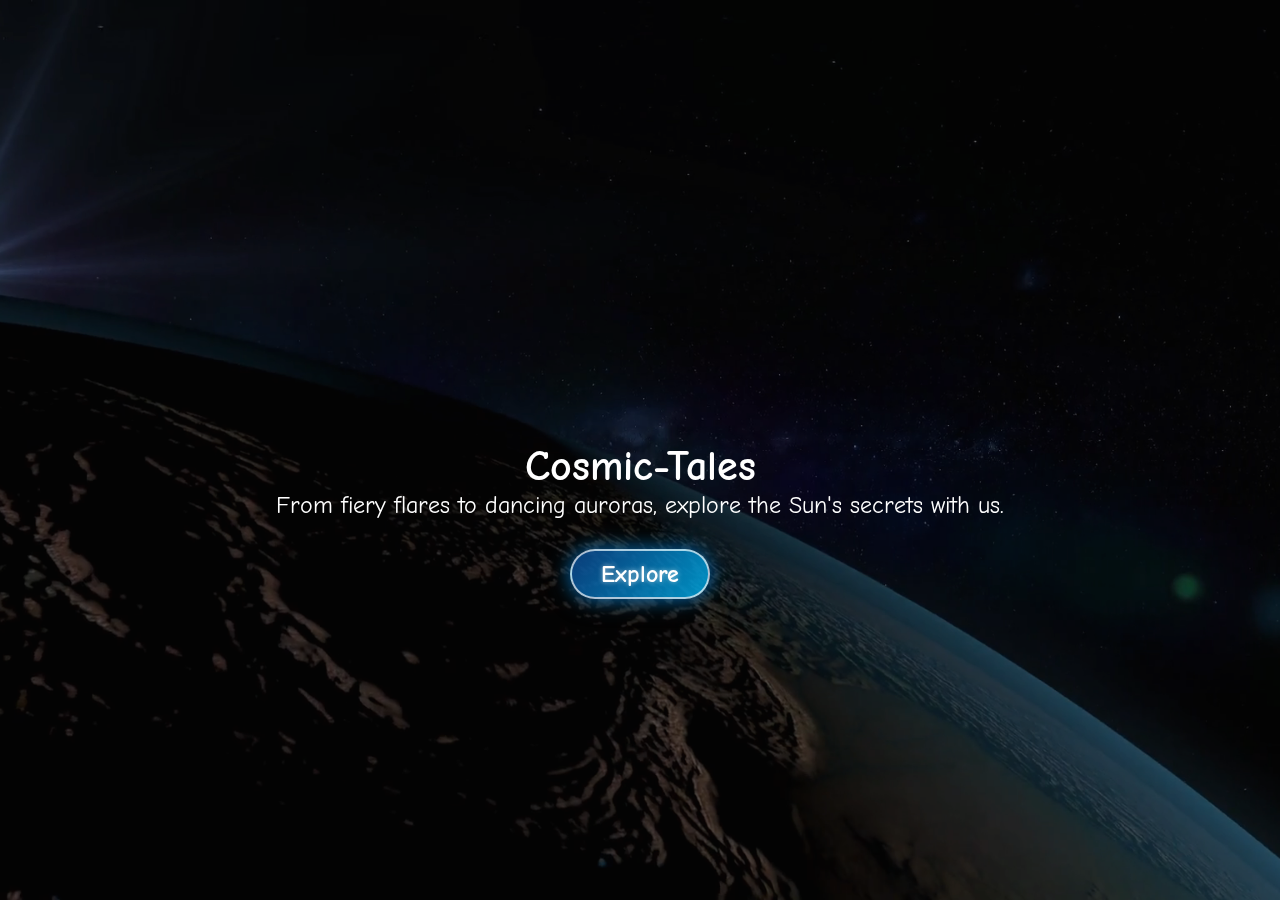
<file: index.html>
<!DOCTYPE html>
<html lang="en">
<head>
    <meta charset="UTF-8">
    <meta name="viewport" content="width=device-width, initial-scale=1.0">
    <title>Cosmic-Tales</title>
    <link rel="stylesheet" href="index.css">
    <link rel="stylesheet" href="https://cdnjs.cloudflare.com/ajax/libs/font-awesome/6.6.0/css/all.min.css">
    <link href="https://fonts.googleapis.com/css2?family=Comic+Neue:wght@400;700&display=swap" rel="stylesheet">
</head>
<body>
    <!-- Team logo -->
    <div class="team-header">
        <img src="Elements/Team_logo.jpg" alt="Team_logo">
    </div>

    <!-- Solar Animation Background -->
    <div class="solar-animation-container">
        <video autoplay muted loop class="bgVideo" id="bgVideo" type="video/mp4"></video>
    </div>

    <!-- Cover text and CTA -->
    <div class="cover">
        <div class="title">
            <h2>Cosmic-Tales</h2>
            <p>From fiery flares to dancing auroras, explore the Sun's secrets with us.</p>
        </div>
        <button class="CTA" id="ctaButton">Explore</button>
    </div>

    <script>
        // 🎥 List of available background videos with corresponding button version
        const videos = [
            { src: "Elements/V1.mp4", btnClass: "v1" },
            { src: "Elements/V2.mp4", btnClass: "v2" },
            { src: "Elements/V3.mp4", btnClass: "v3" },
            { src: "Elements/V4.mp4", btnClass: "v4" },
            { src: "Elements/V5.mp4", btnClass: "v5" }
        ];

        // 🎲 Randomly select one video
        const randomVideo = videos[Math.floor(Math.random() * videos.length)];
        const videoElement = document.getElementById("bgVideo");
        videoElement.src = randomVideo.src;

        // ✨ Fade-in animation for smooth transition
        videoElement.style.opacity = 0;
        videoElement.addEventListener('loadeddata', () => {
            setTimeout(() => {
                videoElement.style.transition = "opacity 1.5s ease";
                videoElement.style.opacity = 0.7;
            }, 300);
        });

        // 🪐 CTA button
        const CTA = document.getElementById('ctaButton');
        // Remove any previous version classes and add the one matching the video
        CTA.classList.remove('v1','v2','v3','v4','v5');
        CTA.classList.add(randomVideo.btnClass);

        function animateHome() {
            CTA.style.visibility = 'visible';
            setTimeout(() => {
                CTA.style.width = '140px';
            }, 10);
        }

        // 🚀 Navigate to next page
        CTA.addEventListener('click', () => {
            window.location.href = "phenomena.html"; 
        });

        // Run animation
        animateHome();
    </script>
</body>
</html>
</file>
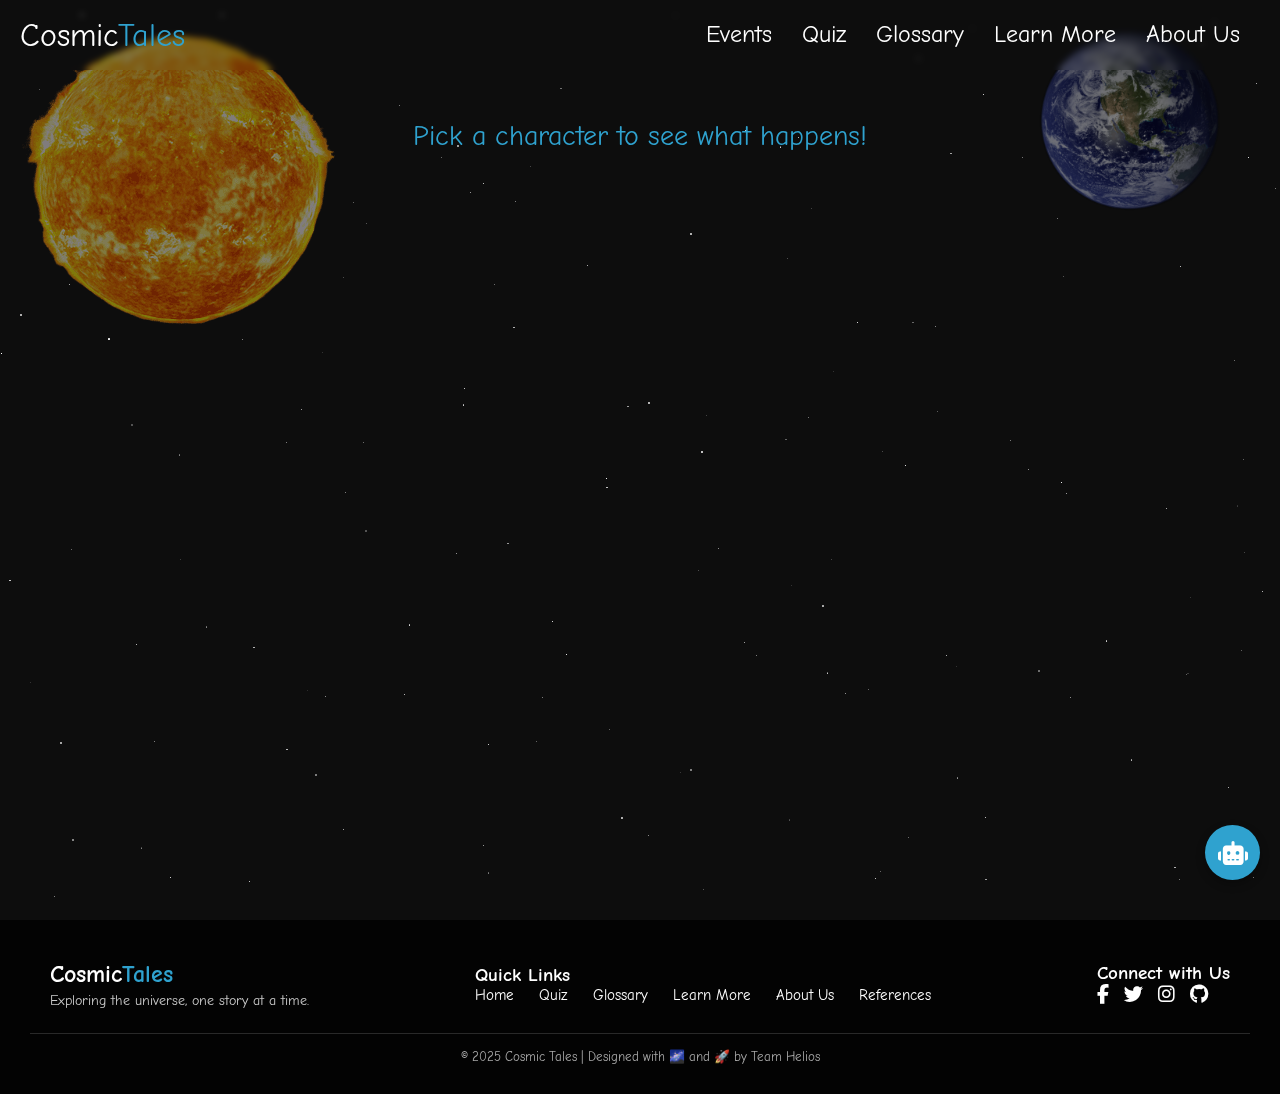
<file: characters.html>
<!DOCTYPE html>
<html lang="en">

<head>
  <meta charset="UTF-8" />
  <meta name="viewport" content="width=device-width, initial-scale=1.0" />
  <title>Cosmic-Tales</title>
  <link rel="stylesheet" href="index.css" />
  <link rel="stylesheet" href="phenomena.css" />
  <link rel="stylesheet" href="characters.css" />
  <link rel="stylesheet" href="https://cdnjs.cloudflare.com/ajax/libs/font-awesome/6.5.0/css/all.min.css" />
  <link href="https://fonts.googleapis.com/css2?family=Comic+Neue:wght@400;700&display=swap" rel="stylesheet" />
</head>

<body>
  <!-- loader -->
  <div class="loader"></div>
  <!-- upScroller -->
  <div class="upScroller"><i class="fa-solid fa-arrow-up"></i></div>
  <!-- Clicking the CTA button -->
  <div class="homeContainer section">
    <img src="Elements/sun.png" alt="sun" class="sunImg" />
    <img src="Elements/earth.png" alt="earth" class="earthImg" />
    <nav class="navbar">
      <div class="navbarContent">
        <div class="logo">Cosmic<span>Tales</span></div>
        <ul>
          <li class="events">Events</li>
          <li class="quiz">Quiz</li>
          <li class="glossary">Glossary</li>
          <li class="learnMore">Learn More</li>
          <li class="aboutUs">About Us</li>
          <li class="menuBtn"><i class="fa-solid fa-bars"></i></li>
        </ul>
      </div>
    </nav>
    <div class="sidebar">
      <ul>
        <li class="events">
          <span><i class="fa-solid fa-sun"></i></span> <span>Events</span>
        </li>
        <li class="quiz">
          <span><i class="fa-solid fa-question-circle"></i></span>
          <span>Quiz</span>
        </li>
        <li class="glossary">
          <span><i class="fa-solid fa-book"></i></span> <span>Glossary</span>
        </li>
        <li class="learnMore">
          <span><i class="fa-solid fa-lightbulb"></i></span>
          <span>Learn More</span>
        </li>
        <li class="aboutUs">
          <span><i class="fa-solid fa-users"></i></span> <span>About Us</span>
        </li>
      </ul>
    </div>
    <div class="characterContainer cont">
      <div class="solarFlareDetail c1 p">
        <h2>Solar Flares</h2>
        <p><strong>Definition:</strong> A solar flare is a sudden, intense burst of radiation from the Sun's atmosphere,
          releasing enormous energy across the electromagnetic spectrum.</p>

        <span>Key Features:</span>
        <ul>
          <li>Duration: Few minutes to several hours</li>
          <li>Energy: Equivalent to millions of hydrogen bombs</li>
          <li>Location: Near sunspots or regions with complex magnetic fields</li>
        </ul>

        <span>Causes:</span>
        <p>Solar flares occur due to magnetic field line reconnection in the Sun's atmosphere, releasing massive energy
          and accelerating charged particles.</p>

        <span>Effects on Earth:</span>
        <ul>
          <li>Auroras: Spectacular polar light displays</li>
          <li>Radio Communication Disruption</li>
          <li>Satellite and GPS interference</li>
          <li>Potential impacts on power grids</li>
        </ul>

        <span>Classification:</span>
        <ul>
          <li>A-class: Minor flares</li>
          <li>B-class: Small flares</li>
          <li>C-class: Moderate flares</li>
          <li>M-class: Medium flares, can cause radio blackouts</li>
          <li>X-class: Major flares causing large-scale disruptions</li>
        </ul>

        <span>Interesting Facts:</span>
        <ul>
          <li>Often occur alongside Coronal Mass Ejections (CMEs)</li>
          <li>Can accelerate particles to near-light speed</li>
          <li>Largest flare recorded: November 2003</li>
        </ul>

        <span>Observation:</span>
        <ul>
          <li>Space telescopes (e.g., NASA’s SDO) capture X-ray and UV light images</li>
          <li>Ground-based solar observatories monitor visible and H-alpha light</li>
        </ul>
      </div>

      <div class="CMEDetail c2 p">

        <h2>Coronal Mass Ejections (CMEs)</h2>
        <p><strong>Definition:</strong> A coronal mass ejection (CME) is a massive burst of solar plasma and magnetic
          field
          ejected from the Sun’s corona into space. CMEs often accompany solar flares but are distinct phenomena.</p>

        <span>Key Features:</span>
        <ul>
          <li>Speed: CMEs can travel from 250 km/s to over 3000 km/s</li>
          <li>Mass: Can carry up to 10¹² kg of solar material</li>
          <li>Size: Can span millions of kilometers in space</li>
          <li>Frequency: More frequent during solar maximum</li>
        </ul>

        <span>Causes:</span>
        <p>CMEs are caused by the sudden release of magnetic energy stored in the Sun’s corona. When magnetic field
          lines
          become unstable, they eject plasma and magnetic structures into space.</p>

        <span>Effects on Earth:</span>
        <ul>
          <li>Auroras: Enhanced polar light displays</li>
          <li>Geomagnetic storms: Can disrupt satellites, GPS, and power grids</li>
          <li>Radiation hazards: Increased radiation risk for astronauts and high-altitude flights</li>
          <li>Communication interference: High-frequency radio signals can be affected</li>
        </ul>

        <span>Classification:</span>
        <ul>
          <li>Fast CMEs: Travel over 1000 km/s, often associated with strong geomagnetic storms</li>
          <li>Slow CMEs: Travel under 500 km/s, usually less impactful on Earth</li>
        </ul>

        <span>Interesting Facts:</span>
        <ul>
          <li>CMEs can trigger spectacular auroras visible far from the poles</li>
          <li>They are the primary drivers of severe geomagnetic storms on Earth</li>
          <li>The largest CMEs can engulf entire planets</li>
        </ul>

        <span>Observation:</span>
        <ul>
          <li>Observed using space telescopes such as SOHO and STEREO</li>
          <li>Coronagraphs help track their direction, speed, and impact potential</li>
        </ul>
      </div>

      <div class="solarWindDetail c3 p">

        <h2>Solar Wind</h2>
        <p><strong>Definition:</strong> Solar wind is a continuous flow of charged particles (plasma) released from the
          Sun’s upper atmosphere, the corona, spreading throughout the solar system.</p>

        <span>Key Features:</span>
        <ul>
          <li>Composition: Primarily electrons, protons, and alpha particles</li>
          <li>Speed: Typically 400–800 km/s, but can reach higher during solar storms</li>
          <li>Density: Varies with solar activity and distance from the Sun</li>
          <li>Frequency: Continuous emission from the Sun</li>
        </ul>

        <span>Causes:</span>
        <p>Solar wind is caused by the high temperature of the Sun's corona, which gives particles enough energy to
          escape the Sun’s gravitational pull. Open magnetic field lines allow these particles to flow freely into
          space.</p>

        <span>Effects on Earth:</span>
        <ul>
          <li>Auroras: Polar lights caused by charged particles interacting with Earth's magnetosphere</li>
          <li>Geomagnetic storms: Can disrupt satellites and communication systems</li>
          <li>Satellite drag: Increased atmospheric density can affect satellite orbits</li>
          <li>Radiation hazards: High-energy particles can affect astronauts and high-altitude flights</li>
        </ul>

        <span>Classification:</span>
        <ul>
          <li>Slow solar wind: About 300–500 km/s, originates near the Sun’s equator</li>
          <li>Fast solar wind: 600–800 km/s, originates from coronal holes at the Sun’s poles</li>
        </ul>

        <span>Interesting Facts:</span>
        <ul>
          <li>First observed indirectly through its effect on comet tails</li>
          <li>Responsible for shaping the heliosphere, the Sun’s magnetic influence in space</li>
          <li>Can trigger geomagnetic storms when interacting with Earth’s magnetosphere</li>
        </ul>

        <span>Observation:</span>
        <ul>
          <li>Studied by space probes such as Parker Solar Probe and ACE (Advanced Composition Explorer)</li>
          <li>Monitored using solar wind instruments to predict space weather</li>
        </ul>

      </div>

      <div class="solarParticlesDetail c4 p">

        <h2>Solar Energetic Particles (SEPs)</h2>
        <p><strong>Definition:</strong> Solar Energetic Particles are high-energy charged particles, mainly protons,
          electrons, and heavier ions, that are ejected by the Sun during solar flares and coronal mass ejections.</p>

        <span>Key Features:</span>
        <ul>
          <li>Composition: Mostly protons, electrons, and alpha particles</li>
          <li>Energy: Can reach tens of MeV to several GeV</li>
          <li>Speed: Close to the speed of light for high-energy particles</li>
          <li>Occurrence: Often associated with solar flares and CMEs</li>
        </ul>

        <span>Causes:</span>
        <p>SEPs are produced when the Sun accelerates charged particles during magnetic reconnection in solar flares or
          through shock waves generated by CMEs traveling through the solar corona.</p>

        <span>Effects on Earth:</span>
        <ul>
          <li>Radiation hazards: Can affect astronauts and high-altitude flights</li>
          <li>Satellite damage: Can interfere with onboard electronics and sensors</li>
          <li>Communication disruption: High-frequency radio communication can be affected</li>
          <li>Magnetosphere impact: Can enhance auroras and geomagnetic activity</li>
        </ul>

        <span>Classification:</span>
        <ul>
          <li>Impulsive SEP events: Short-duration, associated with solar flares</li>
          <li>Gradual SEP events: Long-duration, associated with CMEs and shock waves</li>
        </ul>

        <span>Interesting Facts:</span>
        <ul>
          <li>SEPs can travel millions of kilometers across the solar system</li>
          <li>They can reach Earth in tens of minutes during intense events</li>
          <li>Monitoring SEPs is crucial for space weather forecasting</li>
        </ul>

        <span>Observation:</span>
        <ul>
          <li>Observed using satellites such as GOES and ACE</li>
          <li>Data helps predict radiation hazards for spacecraft and astronauts</li>
        </ul>

      </div>
      <div class="selection">
        Pick a character to see what happens!
      </div>
      <div class="characters">
        <div class="card c1 pilotPriyaContainer">
          <img src="Elements/c29.png" alt="">
          <h3>Pilot Priya</h3>
        </div>
        <div class="card c1 photographerNishitaContainer">
          <img src="Elements/c17.png" alt="">
          <h3>Photographer Nishita</h3>
        </div>
        <div class="card c1 captainMarco">
          <img src="Elements/c21.png" alt="">
          <h3>Maritime Captain Marco</h3>
        </div>
        <div class="card c1 astronautAlexContainer">
          <img src="Elements/c11.png" alt="">
          <h3>Astronaut Alex</h3>
        </div>

        <div class="card c2  farmerContainer">
          <img src="Elements/c4.jpg" alt="">
          <h3>Farmer Farah</h3>
        </div>
        <div class="card c2 elecEnggContainer">
          <img src="Elements/c7.png" alt="">
          <h3>Electrical engineer</h3>
        </div>
        <div class="card c2 astroArjunContainer">
          <img src="Elements/c25.png" alt="">
          <h3>Astronaut Arjun</h3>
        </div>
        <div class="card c2 quantumContainer">
          <img src="Elements/c5.jpg" alt="">
          <h3>Quantum Comm. Specialist</h3>
        </div>

        <div class="card c3 satelliteSamContainer">
          <img src="Elements/c26.png" alt="">
          <h3>Satellite Sam</h3>
        </div>
        <div class="card c3 astronomerAmyContainer">
          <img src="Elements/c32.jpg" alt="">
          <h3>Astronomer Amy</h3>
        </div>
        <div class="card c3 marineBiologistAishaContainer">
          <img src="Elements/c6.jpg" alt="">
          <h3>Marine Biologist Aisha</h3>
        </div>
        <div class="card c4 balloonContainer">
          <img src="Elements/c1.jpg" alt="">
          <h3>Balloon Scientist</h3>
        </div>
        <div class="card c4 spaceBotanistContainer">
          <img src="Elements/c8.jpg" alt="">
          <h3>Space Station Botanist</h3>
        </div>
        <div class="card c4 glacierContainer">
          <img src="Elements/c3.png" alt="">
          <h3>Glacier Researcher</h3>
        </div>
        <div class="card c4 astroAnikaContainer">
          <img src="Elements/c35.jpg" alt="">
          <h3>Astronaut Anika</h3>
        </div>
      </div>
    </div>
    <!-- 🌌 Footer Section -->
    <footer class="footer">
      <div class="footer-container">
        <!-- Logo / Name -->
        <div class="footer-logo">
          <h2>Cosmic<span>Tales</span></h2>
          <p>Exploring the universe, one story at a time.</p>
        </div>
        <!-- Quick Links -->
        <div class="footer-links">
          <h3>Quick Links</h3>
          <ul>
            <li><a href="#" class="home">Home</a></li>
            <li><a href="#" class="quiz">Quiz</a></li>
            <li><a href="#" class="glossary">Glossary</a></li>
            <li><a href="#" class="learnMore">Learn More</a></li>
            <li><a href="#" class="aboutUs">About Us</a></li>
            <li><a href="#" class="references">References</a></li>
          </ul>
        </div>
        <!-- Social Media -->
        <div class="footer-social">
          <h3>Connect with Us</h3>
          <div class="social-icons">
            <a href="#"><i class="fa-brands fa-facebook-f"></i></a>
            <a href="#"><i class="fa-brands fa-twitter"></i></a>
            <a href="#"><i class="fa-brands fa-instagram"></i></a>
            <a href="#"><i class="fa-brands fa-github"></i></a>
          </div>
        </div>
      </div>
      <!-- Copyright -->
      <div class="footer-bottom">
        <p>© 2025 Cosmic Tales | Designed with 🌌 and 🚀 by Team Helios</p>
      </div>
    </footer>
  </div>
  <!-- Chatbot Floating Button -->
  <a href="chatbot.html" class="chatbot-btn" title="Chatbot">
    <i class="fa-solid fa-robot"></i>
    <span class="chatbot-label">Chatbot</span>
  </a>
  <script>
    let params = new URLSearchParams(window.location.search);
    let phenomenon = params.get('phenomenon');
    const groups = {
      'solarFlare': '.c1',
      'CME': '.c2',
      'solarWind': '.c3',
      'SEP': '.c4'
    };
    const stories = {
      'astronautAlexContainer': 'astronautAlexContainer',
      'photographerNishitaContainer': 'photographerNishitaContainer',
      'captainMarco': 'captainMarco',
      'pilotPriyaContainer': 'pilotPriyaContainer',
      'quantumContainer': 'quantumContainer',
      'farmerContainer': 'farmerContainer',
      'elecEnggContainer': 'elecEnggContainer',
      'astroArjunContainer': 'astroArjunContainer',
      'balloonContainer': 'balloonContainer',
      'glacierContainer': 'glacierContainer',
      'spaceBotanistContainer': 'spaceBotanistContainer',
      'astroAnikaContainer': 'astroAnikaContainer',
      'satelliteSamContainer': 'satelliteSamContainer',
      'astronomerAmyContainer': 'astronomerAmyContainer',
      'marineBiologistAishaContainer': 'marineBiologistAishaContainer'
    }
     const bground = {
      'astronautAlexContainer': 'Elements/SolarFlare/AstronautAlex/b_space_1.jpg',
      'photographerNishitaContainer': 'Elements/SolarFlare/PhotographerNishita/bg_aurora.jpg',
      'captainMarco': 'Elements/SolarFlare/CaptainMarco/bg_ocean.jpg',
      'pilotPriyaContainer': 'Elements/SolarFlare/PilotPriya/bg_ATC.jpg',
      'quantumContainer': 'Elements/CME/QuantumCommSpecialist/bg_quantum_communication.jpg',
      'farmerContainer': 'Elements/CME/FarmerFarah/bg_farmer_2.jpg',
      'elecEnggContainer': 'Elements/CME/ElecEnggHet/bg_eletric_3.jpg',
      'astroArjunContainer': 'Elements/CME/AstronautArjun/bg_astronut_1.jpg',
      'balloonContainer': 'Elements/SEP/BalloonScientist/bg_balloon.png',
      'glacierContainer': 'Elements/SEP/GlacierResearcher/story3background.jpg',
      'spaceBotanistContainer': 'Elements/SEP/SpaceStationBotanist/bg_space_botanist.jpg',
      'astroAnikaContainer': 'Elements/SEP/AstronautAnika/bg_.jpg',
      'satelliteSamContainer': 'Elements/SEP/SpaceStationBotanist/bg_sam.jpg',
      'astronomerAmyContainer': 'Elements/SEP/SpaceStationBotanist/bg_sam.jpg',
      'marineBiologistAishaContainer': 'Elements/SEP/SpaceStationBotanist/bg_marine.jpg'
    }
    
    document.querySelectorAll('.characters .card').forEach(card => {
      card.addEventListener('click', () => {
        const storyKey = Object.keys(stories).find(key => card.classList.contains(key));
        if (storyKey) {
          // Redirect to story.html with query parameter
          window.location.href = `story.html?story=${stories[storyKey]}`;
        }
      });
    });
    document.querySelectorAll('.characterContainer .p').forEach(ph => ph.style.display = 'none');
    document.querySelectorAll('.characters .card').forEach(card => card.style.display = 'none');

    // Show only the selected group
    if (groups[phenomenon]) {
      // Show the content box
      document.querySelectorAll(`.${phenomenon}Detail`).forEach(ph => ph.style.display = 'flex');

      // Show the character cards
      document.querySelectorAll(groups[phenomenon]).forEach(card => card.style.display = 'flex');
    }

    document.querySelectorAll('.characters .card').forEach(card => {
  card.addEventListener('click', () => {
    const storyKey = Object.keys(stories).find(key => card.classList.contains(key));
    if (storyKey) {
      // add background parameter as well
      window.location.href = `story.html?story=${stories[storyKey]}&bg=${encodeURIComponent(bground[storyKey])}`;
    }
  });
});
  </script>
  <script src="phenomena.js"></script>
</body>
</html>
</file>
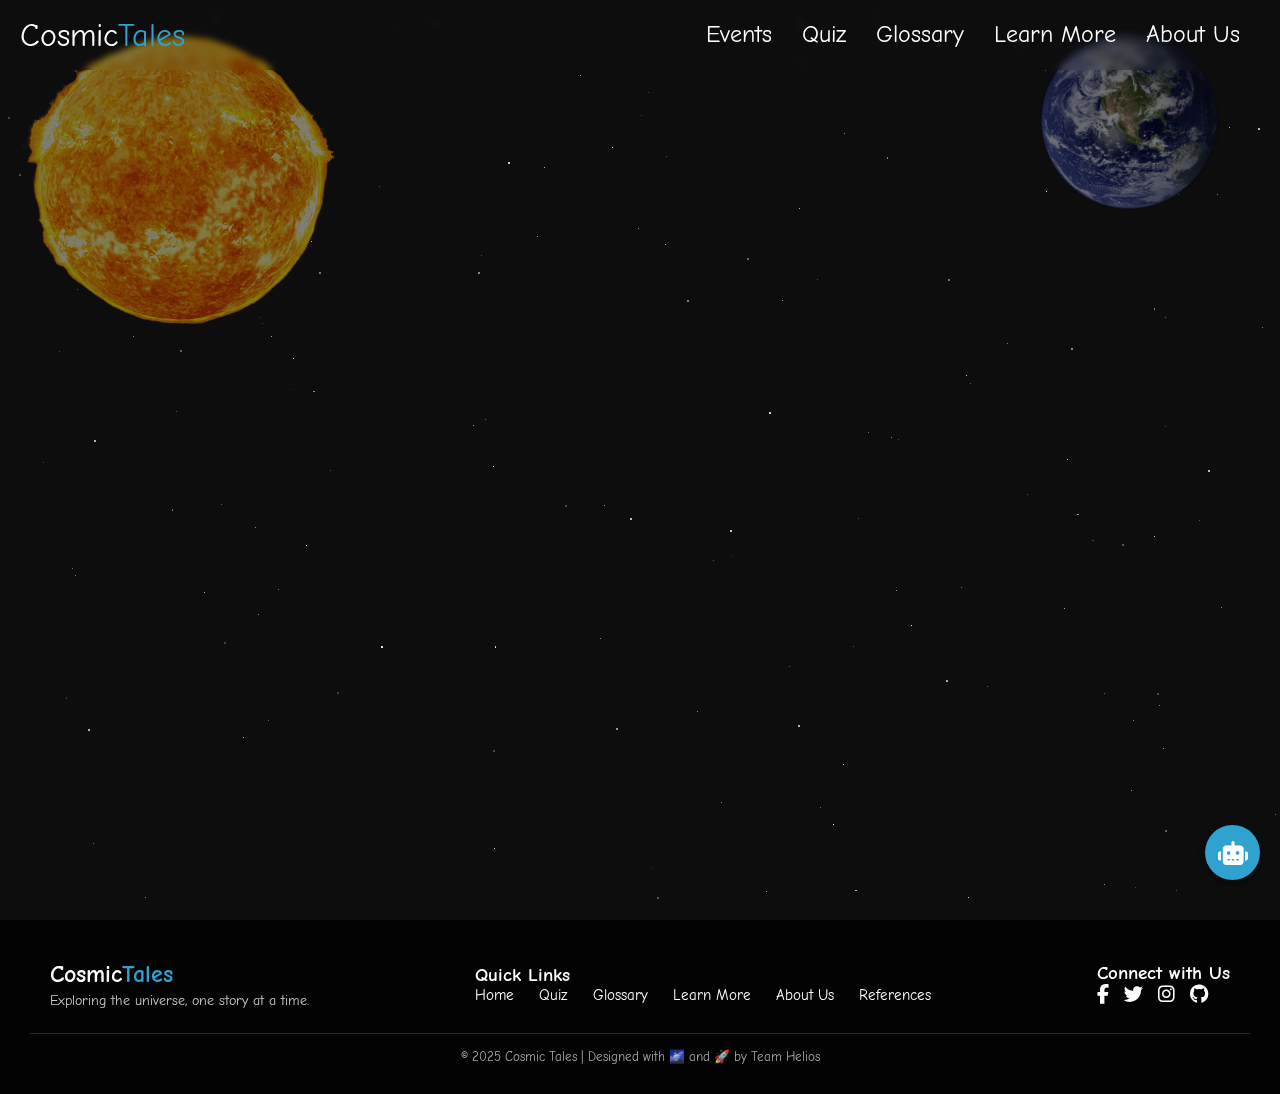
<file: glossary.html>
<!DOCTYPE html>
<html lang="en">
  <head>
    <meta charset="UTF-8" />
    <meta name="viewport" content="width=device-width, initial-scale=1.0" />
    <title>Comic-Tales</title>
    <link rel="stylesheet" href="index.css" />
    <link
      rel="stylesheet"
      href="https://cdnjs.cloudflare.com/ajax/libs/font-awesome/6.6.0/css/all.min.css"
    />
    <link
      href="https://fonts.googleapis.com/css2?family=Comic+Neue:wght@400;700&display=swap"
      rel="stylesheet"
    />
    <link rel="stylesheet" href="phenomena.css" />
    <link rel="stylesheet" href="glossary.css" />
  </head>
  <body>
    <!-- loader -->
  <div class="loader"></div>
    <!-- upScroller -->
    <div class="upScroller"><i class="fa-solid fa-arrow-up"></i></div>
    <!-- Clicking the CTA button -->
    <div class="homeContainer section">
      <img src="Elements/sun.png" alt="sun" class="sunImg" />
      <img src="Elements/earth.png" alt="earth" class="earthImg" />
      <nav class="navbar">
        <div class="navbarContent">
          <div class="logo">Cosmic<span>Tales</span></div>
          <ul>
            <li class="events">Events</li>
            <li class="quiz">Quiz</li>
            <li class="glossary">Glossary</li>
            <li class="learnMore">Learn More</li>
            <li class="aboutUs">About Us</li>
            <li class="menuBtn"><i class="fa-solid fa-bars"></i></li>
          </ul>
        </div>
      </nav>
      <div class="sidebar">
        <ul>
          <li class="events">
            <span><i class="fa-solid fa-house"></i></span> <span>Events</span>
          </li>
          <li class="quiz">
            <span><i class="fa-solid fa-question-circle"></i></span>
            <span>Quiz</span>
          </li>
          <li class="glossary">
            <span><i class="fa-solid fa-book"></i></span> <span>Glossary</span>
          </li>
          <li class="learnMore">
            <span><i class="fa-solid fa-lightbulb"></i></span>
            <span>Learn More</span>
          </li>
          <li class="aboutUs">
            <span><i class="fa-solid fa-users"></i></span> <span>About Us</span>
          </li>
        </ul>
      </div>
      <div class="glossaryContainer cont">
        <div class="container">
        </div>
      </div>
      <!-- 🌌 Footer Section -->
      <footer class="footer">
        <div class="footer-container">
          <!-- Logo / Name -->
          <div class="footer-logo">
            <h2>Cosmic<span>Tales</span></h2>
            <p>Exploring the universe, one story at a time.</p>
          </div>
          <!-- Quick Links -->
          <div class="footer-links">
            <h3>Quick Links</h3>
            <ul>
              <li><a href="#" class="home">Home</a></li>
              <li><a href="#" class="quiz">Quiz</a></li>
              <li><a href="#" class="glossary">Glossary</a></li>
              <li><a href="#" class="learnMore">Learn More</a></li>
              <li><a href="#" class="aboutUs">About Us</a></li>
              <li><a href="#" class="references">References</a></li>
            </ul>
          </div>
          <!-- Social Media -->
          <div class="footer-social">
            <h3>Connect with Us</h3>
            <div class="social-icons">
              <a href="#"><i class="fa-brands fa-facebook-f"></i></a>
              <a href="#"><i class="fa-brands fa-twitter"></i></a>
              <a href="#"><i class="fa-brands fa-instagram"></i></a>
              <a href="#"><i class="fa-brands fa-github"></i></a>
            </div>
          </div>
        </div>
        <!-- Copyright -->
        <div class="footer-bottom">
          <p>© 2025 Cosmic Tales | Designed with 🌌 and 🚀 by Team Helios</p>
        </div>
      </footer>
    </div>
    <!-- Chatbot Floating Button -->
    <a href="chatbot.html" class="chatbot-btn" title="Chatbot">
      <i class="fa-solid fa-robot"></i>
      <span class="chatbot-label">Chatbot</span>
    </a>
    <script src="phenomena.js"></script>
    <script src="glossary.js"></script>
  </body>
</html>
</file>
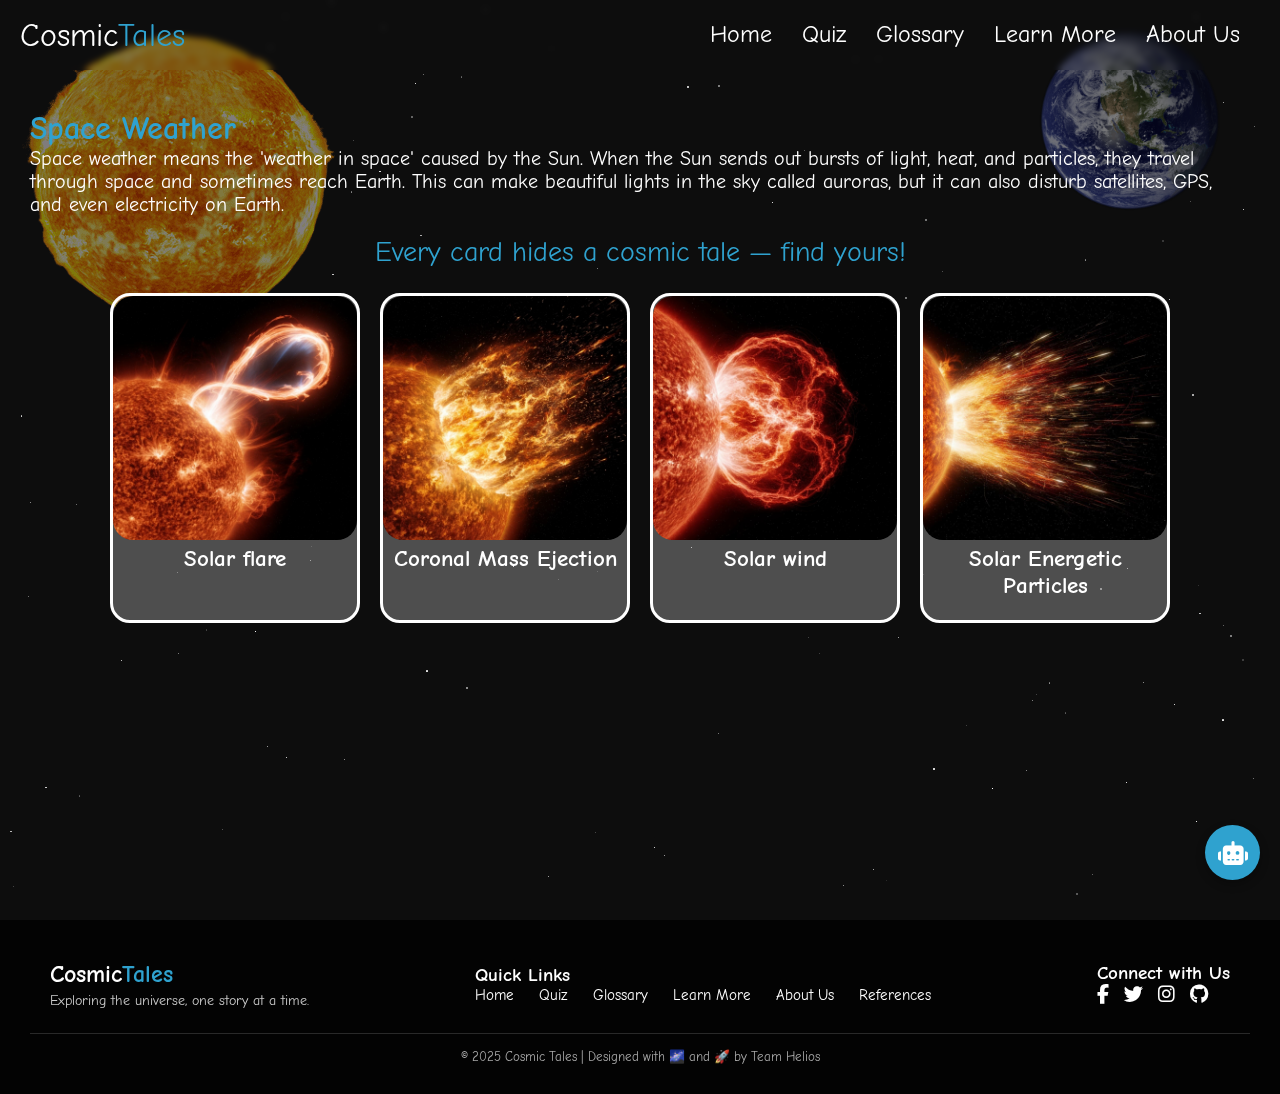
<file: phenomena.html>
<!DOCTYPE html>
<html lang="en">

<head>
  <meta charset="UTF-8" />
  <meta name="viewport" content="width=device-width, initial-scale=1.0" />
  <title>Comic-Tales</title>
  <link rel="stylesheet" href="index.css" />
  <link rel="stylesheet" href="phenomena.css" />
  <link rel="stylesheet" href="https://cdnjs.cloudflare.com/ajax/libs/font-awesome/6.6.0/css/all.min.css" />
  <link href="https://fonts.googleapis.com/css2?family=Comic+Neue:wght@400;700&display=swap" rel="stylesheet" />
</head>

<body>
  <!-- loader -->
  <div class="loader"></div>
  <!-- upScroller -->
  <div class="upScroller"><i class="fa-solid fa-arrow-up"></i></div>
  <!-- Clicking the CTA button -->
  <div class="homeContainer section">
    <img src="Elements/sun.png" alt="sun" class="sunImg" />
    <img src="Elements/earth.png" alt="earth" class="earthImg" />
    <nav class="navbar">
      <div class="navbarContent">
        <div class="logo">Cosmic<span>Tales</span></div>
        <ul>
          <li class="home">Home</li>
          <li class="quiz">Quiz</li>
          <li class="glossary">Glossary</li>
          <li class="learnMore">Learn More</li>
          <li class="aboutUs">About Us</li>
          <li class="menuBtn"><i class="fa-solid fa-bars"></i></li>
        </ul>
      </div>
    </nav>
    <div class="sidebar">
      <ul>
        <li class="home">
          <span><i class="fa-solid fa-house"></i></span> <span>Home</span>
        </li>
        <li class="quiz">
          <span><i class="fa-solid fa-question-circle"></i></span>
          <span>Quiz</span>
        </li>
        <li class="glossary">
          <span><i class="fa-solid fa-book"></i></span> <span>Glossary</span>
        </li>
        <li class="learnMore">
          <span><i class="fa-solid fa-lightbulb"></i></span>
          <span>Learn More</span>
        </li>
        <li class="aboutUs">
          <span><i class="fa-solid fa-users"></i></span> <span>About Us</span>
        </li>
      </ul>
    </div>
    <div class="phenomenaContainer cont">
      <div class="defn">
        <h2>Space Weather</h2>
        <p>
          Space weather means the 'weather in space' caused by the Sun. When
          the Sun sends out bursts of light, heat, and particles, they travel
          through space and sometimes reach Earth. This can make beautiful
          lights in the sky called auroras, but it can also disturb
          satellites, GPS, and even electricity on Earth.
        </p>
      </div>
      <div class="selection">
        Every card hides a cosmic tale — find yours!
      </div>
      <div class="phenomenas">
        <div class="card" onclick="goTo('solarFlare')">
          <img src="Elements/solarFlare.png" alt="Solar Flare" class="pImg solarFlare">
          <h3>Solar flare</h3>
        </div>
        <div class="card" onclick="goTo('CME')">
          <img src="Elements/CME.png" alt="CME" class="pImg CME">
          <h3>Coronal Mass Ejection</h3>
        </div>
        <div class="card" onclick="goTo('solarWind')">
          <img src="Elements/solarWind.png" alt="Solar Wind" class="pImg solarWind">
          <h3>Solar wind</h3>
        </div>
        <div class="card" onclick="goTo('SEP')">
          <img src="Elements/solarEnergeticParticles.jpg" alt="Solar Energetic Particles" class="pImg SEP">
          <h3>Solar Energetic Particles</h3>
        </div>
      </div>
    </div>
    <!-- 🌌 Footer Section -->
      <footer class="footer">
        <div class="footer-container">
          <!-- Logo / Name -->
          <div class="footer-logo">
            <h2>Cosmic<span>Tales</span></h2>
            <p>Exploring the universe, one story at a time.</p>
          </div>
          <!-- Quick Links -->
          <div class="footer-links">
            <h3>Quick Links</h3>
            <ul>
              <li><a href="#" class="home">Home</a></li>
              <li><a href="#" class="quiz">Quiz</a></li>
              <li><a href="#" class="glossary">Glossary</a></li>
              <li><a href="#" class="learnMore">Learn More</a></li>
              <li><a href="#" class="aboutUs">About Us</a></li>
              <li><a href="#" class="references">References</a></li>
            </ul>
          </div>
          <!-- Social Media -->
          <div class="footer-social">
            <h3>Connect with Us</h3>
            <div class="social-icons">
              <a href="#"><i class="fa-brands fa-facebook-f"></i></a>
              <a href="#"><i class="fa-brands fa-twitter"></i></a>
              <a href="#"><i class="fa-brands fa-instagram"></i></a>
              <a href="#"><i class="fa-brands fa-github"></i></a>
            </div>
          </div>
        </div>
        <!-- Copyright -->
        <div class="footer-bottom">
          <p>© 2025 Cosmic Tales | Designed with 🌌 and 🚀 by Team Helios</p>
        </div>
      </footer>
    <!-- Chatbot Floating Button -->
    <a href="chatbot.html" class="chatbot-btn" title="Chatbot">
      <i class="fa-solid fa-robot"></i>
      <span class="chatbot-label">Chatbot</span>
    </a>

    <script src="phenomena.js"></script>
</body>

</html>
</file>
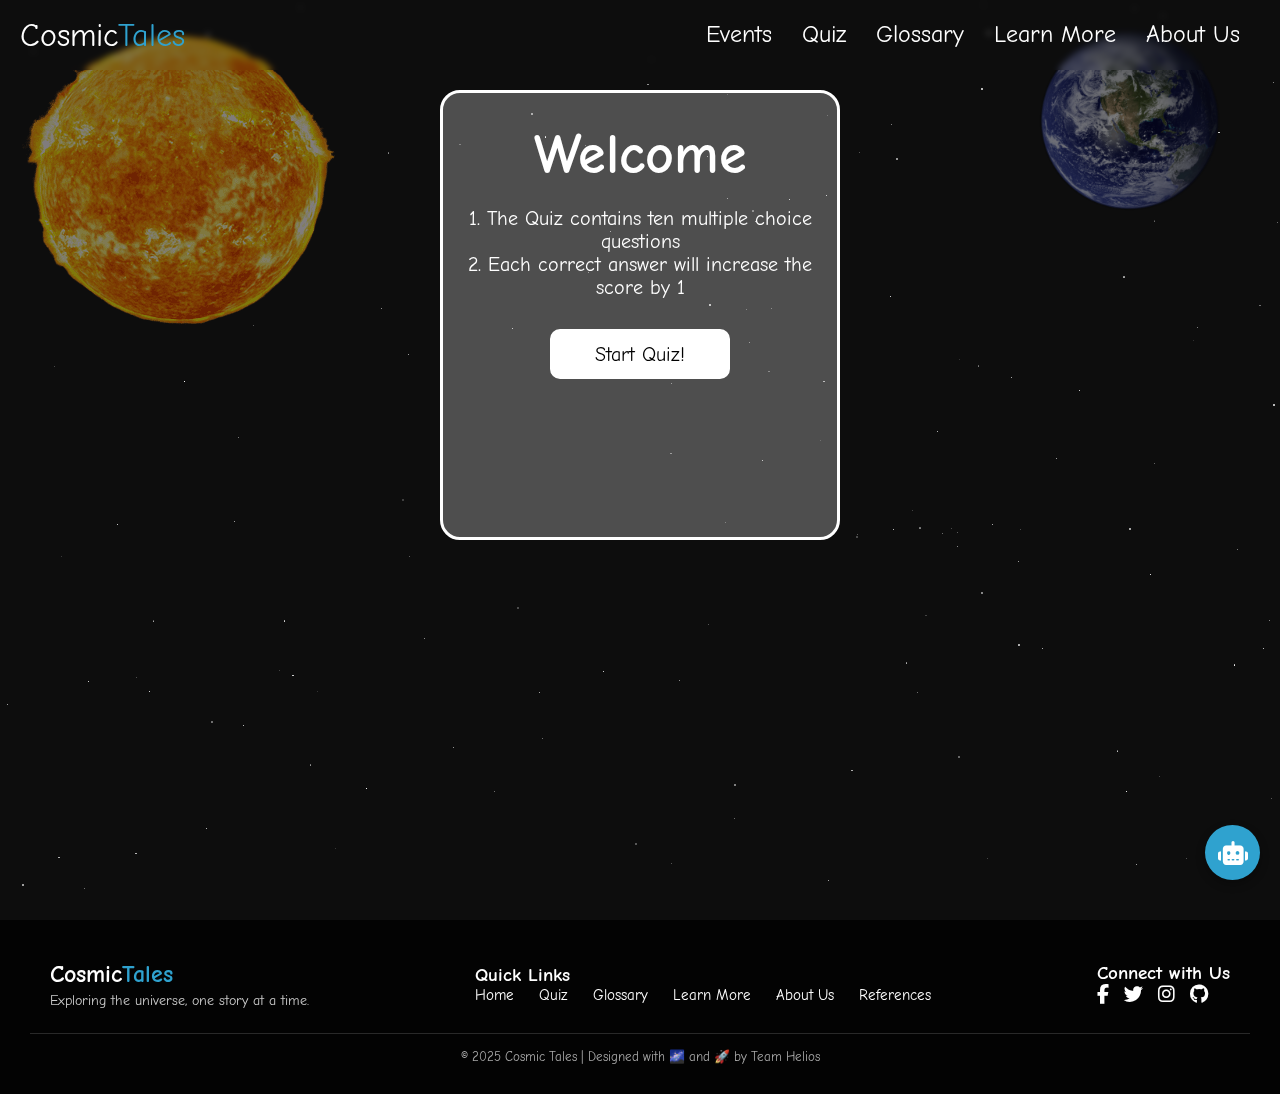
<file: quiz.html>
<!DOCTYPE html>
<html lang="en">
  <head>
    <meta charset="UTF-8" />
    <meta name="viewport" content="width=device-width, initial-scale=1.0" />
    <title>Cosmic-Tales</title>
    <link rel="stylesheet" href="index.css" />
    <link
      rel="stylesheet"
      href="https://cdnjs.cloudflare.com/ajax/libs/font-awesome/6.6.0/css/all.min.css"
    />
    <link
      href="https://fonts.googleapis.com/css2?family=Comic+Neue:wght@400;700&display=swap"
      rel="stylesheet"
    />
    <link rel="stylesheet" href="phenomena.css" />
    <link rel="stylesheet" href="quiz.css" />
  </head>
  <body>
    <!-- loader -->
  <div class="loader"></div>
    <!-- upScroller -->
    <div class="upScroller"><i class="fa-solid fa-arrow-up"></i></div>
    <!-- Clicking the CTA button -->
    <div class="homeContainer section">
      <img src="Elements/sun.png" alt="sun" class="sunImg" />
      <img src="Elements/earth.png" alt="earth" class="earthImg" />
      <nav class="navbar">
        <div class="navbarContent">
          <div class="logo">Cosmic<span>Tales</span></div>
          <ul>
            <li class="events menu">Events</li>
            <li class="quiz menu">Quiz</li>
            <li class="glossary menu">Glossary</li>
            <li class="learnMore menu">Learn More</li>
            <li class="aboutUs menu">About Us</li>
            <li class="menuBtn"><i class="fa-solid fa-bars"></i></li>
          </ul>
        </div>
      </nav>
      <div class="sidebar">
        <ul>
          <li class="events menu">
            <span><i class="fa-solid fa-sun"></i></span> <span>Events</span>
          </li>
          <li class="quiz menu">
            <span><i class="fa-solid fa-question-circle"></i></span>
            <span>Quiz</span>
          </li>
          <li class="glossary menu">
            <span><i class="fa-solid fa-book"></i></span> <span>Glossary</span>
          </li>
          <li class="learnMore menu">
            <span><i class="fa-solid fa-lightbulb"></i></span>
            <span>Learn More</span>
          </li>
          <li class="aboutUs menu">
            <span><i class="fa-solid fa-users"></i></span> <span>About Us</span>
          </li>
        </ul>
      </div>
      <div class="quizContainer cont">
        <div class="quizBox">
          <!-- initial content -->
          <div class="initialContent">
            <h2 class="welcome">Welcome</h2>
            <p class="p1">1. The Quiz contains ten multiple choice questions</p>
            <p class="p2">
              2. Each correct answer will increase the score by 1
            </p>
            <button class="start">Start Quiz!</button>
          </div>
          <div class="cardContainer">
            <!-- content will be dynamically loaded-->
          </div>
          <div class="handlingbar">
            <button class="back">Prev</button>
            <button class="next">Next</button>
          </div>
          <div class="scoreBoard">
            <h2 class="welcome score">Score:</h2>
            <p class="msg"></p>
            <button class="start replay">Replay Quiz!</button>
          </div>
        </div>
      </div>
      <!-- 🌌 Footer Section -->
      <footer class="footer">
        <div class="footer-container">
          <!-- Logo / Name -->
          <div class="footer-logo">
            <h2>Cosmic<span>Tales</span></h2>
            <p>Exploring the universe, one story at a time.</p>
          </div>
          <!-- Quick Links -->
          <div class="footer-links">
            <h3>Quick Links</h3>
            <ul>
              <li><a href="#" class="home">Home</a></li>
              <li><a href="#" class="quiz">Quiz</a></li>
              <li><a href="#" class="glossary">Glossary</a></li>
              <li><a href="#" class="learnMore">Learn More</a></li>
              <li><a href="#" class="aboutUs">About Us</a></li>
              <li><a href="#" class="references">References</a></li>
            </ul>
          </div>
          <!-- Social Media -->
          <div class="footer-social">
            <h3>Connect with Us</h3>
            <div class="social-icons">
              <a href="#"><i class="fa-brands fa-facebook-f"></i></a>
              <a href="#"><i class="fa-brands fa-twitter"></i></a>
              <a href="#"><i class="fa-brands fa-instagram"></i></a>
              <a href="#"><i class="fa-brands fa-github"></i></a>
            </div>
          </div>
        </div>
        <!-- Copyright -->
        <div class="footer-bottom">
          <p>© 2025 Cosmic Tales | Designed with 🌌 and 🚀 by Team Helios</p>
        </div>
      </footer>
    </div>
    <!-- Chatbot Floating Button -->
    <a href="chatbot.html" class="chatbot-btn" title="Chatbot">
      <i class="fa-solid fa-robot"></i>
      <span class="chatbot-label">Chatbot</span>
    </a>
    <script src="phenomena.js"></script>
    <script src="quiz.js"></script>
  </body>
</html>
</file>
<file: index.css>
* {
    padding: 0;
    margin: 0;
    box-sizing: border-box;
    -webkit-tap-highlight-color: transparent;
}
button {
    font-family: 'Comic Sans MS', 'Comic Neue';
}
/* For Chrome, Edge, Safari */
::-webkit-scrollbar {
    width: 12px;
    height: 12px;  
}
::-webkit-scrollbar-track {
    background: #f1f1f1;       /* track color */
    border-radius: 10px;
    cursor: pointer;
}
::-webkit-scrollbar-thumb {
    background: #2fa2cf;       /* scrollbar color */
    border-radius: 10px;
    transition: all 0.5s ease;
}
::-webkit-scrollbar-thumb:hover {
    background: #2f2f2f; 
}
/* For Firefox */
* {
    scrollbar-width: thin;
    scrollbar-color: #2fa2cf #f1f1f1;
}
::selection {
    background-color: #fff;
    color: #0298be;
}
ul {
    list-style-type: none;
}
body {
    font-family: 'Comic Sans MS', 'Comic Neue';
    background-color: rgba(0, 0, 0, 0.95);
    max-width: 100vw;
    min-height: 100dvh;
    display: flex;
    justify-content: center;
    align-items: center;
}
/* Team logo and text (top-right) */
.team-header {
    position: absolute;
    top: 15px;
    left: 20px; /* changed from left to right corner */
    display: flex;
    align-items: center;
    gap: 10px;
    z-index: 1000;
    animation: fade-in-down 2s ease forwards; /* added animation */
    opacity: 0; /* start invisible for animation */
}
.team-header img {
    width: 100px;
    height: auto;
    border-radius: 50%;
}
.solar-animation-container {
    width: 100vw;
    height: 100vh;
    display: flex;
    justify-content: center;
    align-items: center;
}
/* Cover for the CTA page */
.cover {
    color: #ffffff;
    position: absolute;
    z-index: 2;
    min-height: 100dvh;
    width: 100vw;
    display: flex;
    justify-content: center;
    align-items: center;
    flex-direction: column;
    gap: 30px;
    padding: 10px;
    padding-top: 150px;
}
.cover .title {
    animation: fade-in-down 2s ease;
    font-size: 1.75rem;
    text-align: center;
    display: flex;
    justify-content: center;
    align-items: center;
    flex-direction: column;
}
.cover .title p {
    font-size: 1.5rem;
}
@keyframes fade-in-down {
    0% {
        opacity: 0;
        transform: translateY(-50px);
    }
    100% {
        opacity: 1;
        transform: translateY(0);
    }
}
/* CTA button */
/* Version 1 (original orange-red gradient) */
.CTA.v1 {
    background: linear-gradient(132.2deg, rgba(249, 212, 35, 0.85) 7.64%, rgba(255, 78, 80, 0.85) 97.11%);
    color: #ffffff;
    border: 2px solid #ffffffaa;
    border-radius: 30px;
    height: 50px;
    padding: 0 25px;
    display: flex;
    justify-content: center;
    align-items: center;
    font-size: 1.5rem;
    font-weight: 600;
    cursor: pointer;
    overflow: hidden;
    transition: all 0.4s ease;
    box-shadow: 0 0 15px rgba(255, 78, 80, 0.7), 0 0 25px rgba(249, 212, 35, 0.5);
    text-shadow: 0 0 5px rgba(255,255,255,0.6);
}
.CTA.v1:hover {
    background: linear-gradient(132.2deg, rgba(255, 78, 80, 0.85) 7.64%, rgba(249, 212, 35, 0.85) 97.11%);
    transform: scale(1.05);
    box-shadow: 0 0 20px rgba(255, 78, 80, 0.9), 0 0 30px rgba(249, 212, 35, 0.7);
}

/* Version 2 (blue gradient #1) */
.CTA.v2 {
    background: linear-gradient(132.2deg, rgba(0, 123, 255, 0.85) 10%, rgba(0, 200, 255, 0.85) 90%);
    color: #ffffff;
    border: 2px solid #ffffffaa;
    border-radius: 30px;
    height: 50px;
    padding: 0 25px;
    display: flex;
    justify-content: center;
    align-items: center;
    font-size: 1.5rem;
    font-weight: 600;
    cursor: pointer;
    overflow: hidden;
    transition: all 0.4s ease;
    box-shadow: 0 0 15px rgba(0,123,255,0.7), 0 0 25px rgba(0,200,255,0.5);
    text-shadow: 0 0 5px rgba(255,255,255,0.6);
}
.CTA.v2:hover {
    background: linear-gradient(132.2deg, rgba(0,200,255,0.85) 10%, rgba(0,123,255,0.85) 90%);
    transform: scale(1.05);
    box-shadow: 0 0 20px rgba(0,123,255,0.9), 0 0 30px rgba(0,200,255,0.7);
}

/* Version 3 (blue gradient #2, slightly darker) */
.CTA.v3 {
    background: linear-gradient(132.2deg, rgba(10, 80, 150, 0.85) 10%, rgba(0, 160, 220, 0.85) 90%);
    color: #ffffff;
    border: 2px solid #ffffffaa;
    border-radius: 30px;
    height: 50px;
    padding: 0 25px;
    display: flex;
    justify-content: center;
    align-items: center;
    font-size: 1.5rem;
    font-weight: 600;
    cursor: pointer;
    overflow: hidden;
    transition: all 0.4s ease;
    box-shadow: 0 0 15px rgba(10,80,150,0.7), 0 0 25px rgba(0,160,220,0.5);
    text-shadow: 0 0 5px rgba(255,255,255,0.6);
}
.CTA.v3:hover {
    background: linear-gradient(132.2deg, rgba(0,160,220,0.85) 10%, rgba(10,80,150,0.85) 90%);
    transform: scale(1.05);
    box-shadow: 0 0 20px rgba(10,80,150,0.9), 0 0 30px rgba(0,160,220,0.7);
}
/* Version 4 (blue-purple gradient) */
.CTA.v4 {
    background: linear-gradient(132.2deg, rgba(80, 0, 200, 0.85) 10%, rgba(0, 200, 255, 0.85) 90%);
    color: #ffffff;
    border: 2px solid #ffffffaa;
    border-radius: 30px;
    height: 50px;
    padding: 0 25px;
    display: flex;
    justify-content: center;
    align-items: center;
    font-size: 1.5rem;
    font-weight: 600;
    cursor: pointer;
    overflow: hidden;
    transition: all 0.4s ease;
    box-shadow: 0 0 15px rgba(80,0,200,0.7), 0 0 25px rgba(0,200,255,0.5);
    text-shadow: 0 0 5px rgba(255,255,255,0.6);
}
.CTA.v4:hover {
    background: linear-gradient(132.2deg, rgba(0,200,255,0.85) 10%, rgba(80,0,200,0.85) 90%);
    transform: scale(1.05);
    box-shadow: 0 0 20px rgba(80,0,200,0.9), 0 0 30px rgba(0,200,255,0.7);
}

/* Version 5 (cyan-blue gradient) */
.CTA.v5 {
    background: linear-gradient(132.2deg, rgba(0,150,200,0.85) 10%, rgba(0,50,150,0.85) 90%);
    color: #ffffff;
    border: 2px solid #ffffffaa;
    border-radius: 30px;
    height: 50px;
    padding: 0 25px;
    display: flex;
    justify-content: center;
    align-items: center;
    font-size: 1.5rem;
    font-weight: 600;
    cursor: pointer;
    overflow: hidden;
    transition: all 0.4s ease;
    box-shadow: 0 0 15px rgba(0,50,150,0.7), 0 0 25px rgba(0,150,200,0.5);
    text-shadow: 0 0 5px rgba(255,255,255,0.6);
}
.CTA.v5:hover {
    background: linear-gradient(132.2deg, rgba(0,50,150,0.85) 10%, rgba(0,150,200,0.85) 90%);
    transform: scale(1.05);
    box-shadow: 0 0 20px rgba(0,50,150,0.9), 0 0 30px rgba(0,150,200,0.7);
}

/* Background video */
.bgVideo {
    position: fixed;
    top: 0;
    left: 0;
    width: 100vw;      
    height: 100dvh;        
    object-fit: cover;
    object-position: center;
    z-index: -1;           
    opacity: 0.6;
    pointer-events: none; 
    display: inline-block;
}
/* For mobile screens */
@media (max-width: 600px) {
    * {
        font-family: 'Comic Sans MS', 'Comic Neue';
    }
    .CTA {
        bottom: 10vh;
    }
    .CTA:active {
        transform: scale(1.1);
    }
    .cover {
        gap: 50px;
    }
    .title {
        font-size: 1.5rem;
        gap: 10px;
    }
    .team-header img {
        width: 70px;
    }
}
</file>
<file: phenomena.css>
/* upScroller */
.upScroller {
    position: fixed;
    left: 10px;
    bottom: -80vh;
    height: 80px;
    width: 35px;
    background-color: #ffffff45;
    z-index: 8;
    border-top-left-radius: 10px;
    border-top-right-radius: 10px;
    font-size: 1.75rem;
    color: #ffffff;
    padding: 5px;
    padding-top: 10px;
    display: flex;
    justify-content: center;
    align-items: flex-start;
    cursor: pointer;
    transition: all 0.5s ease;
}
/* Cosmic Loader */
.loader {
    display: none;
    justify-content: center;
    align-items: center;
    position: fixed;
    top: 50%;
    left: 50%;
    width: 40px;
    height: 40px;
    transform: translate(-50%, -50%);
    border-radius: 50%;
    background: conic-gradient(
        from 0deg,
        #2fa2cf 0%,
        #2fa2cf 25%,
        #ffffff30 25%,
        #ffffff30 50%,
        #2fa2cf 50%,
        #2fa2cf 75%,
        #ffffff30 75%,
        #ffffff30 100%
    );
    animation: spin 0.7s linear infinite;
    box-shadow: 0 0 15px #2fa2cf, 0 0 30px #ffffff55;
    z-index: 8;
}
/* Optional: glowing inner dot */
.loader::before {
    content: '';
    position: absolute;
    width: 15px;
    height: 15px;
    border-radius: 50%;
    background: #ffffff;
    box-shadow: 0 0 10px #ffffff, 0 0 20px #2fa2cf;
}
/* Spin animation */
@keyframes spin {
    0% {
        transform: translate(-50%, -50%) rotate(0deg);
    }
    100% {
        transform: translate(-50%, -50%) rotate(360deg);
    }
}
@keyframes loaderAnimation {
    0% {
        transform: translate(-50%, -50%) rotate(0deg);
    }
    100% {
        transform: translate(-50%, -50%) rotate(360deg);
    }
}
/* star animation class */
.star {
    position: fixed;
    background-color: white;
    border-radius: 50%;
    z-index: 1;
    visibility: visible;
}
/* Class that generates circle per random click */
.circles {
    position: absolute;
    border-radius: 50%;
    background-color: transparent;
    border: 3px solid #ffffffda;
    animation: 0.5s circleAnim;
    z-index: 7;
}
@keyframes circleAnim {
    from {
        width: 0px;
        height: 0px;
    }
    to {
        width: 10px;
        height: 10px;
    }
}
/* homeContainer */
.homeContainer {
    display: flex;
    justify-content: flex-start;
    align-items: center;
    flex-direction: column;
    min-height: 100dvh;
    width: 100vw;
    max-width: 1300px;
    transition: all 0.5s ease;
}
.navbar {
    backdrop-filter: blur(3px);
    color: #ffffff;
    width: 100%;
    height: 70px;
    position: sticky;
    top: 0;
    z-index: 7;
}
.navbarContent {
    display: flex;
    justify-content: space-between;
    align-items: center;
    max-width: 1300px;
    height: 100%;
    margin: 0 auto;
    padding: 5px 20px;
    font-size: 1.5rem;
}
.navbar .logo {
    font-size: 2rem;
}
.navbar .logo span {
    color: #2fa2cf;
}
.navbar ul {
    display: flex;
    justify-content: center;
    align-items: center;
    gap: 30px;
    padding: 5px 20px;
}
.navbar ul li {
    font-size: 1.5rem;
    cursor: pointer;
    color: #ffffff;
    transition: all 0.15s ease;
    border-bottom: 2px solid transparent;
}
.navbar ul li:hover {
    color: #2fa2cf;
}
.menuBtn {
    display: none;
}
.sunImg {
    position: fixed;
    z-index: 3;
    max-width: 400px;
    left: 0px;
    top: 0px;
    filter: brightness(0.5);
    animation: sunAnimation 1s ease forwards;
}
@keyframes sunAnimation {
    from {
        width: 0;
    }
    to {
        width: 400px;
    }
}
.earthImg {
    position: fixed;
    max-width: 200px;
    z-index: 3;
    right: 50px;
    top: 20px;
    filter: brightness(0.5);
    animation: earthAnimation 1s ease forwards;
}
@keyframes earthAnimation {
    from {
        width: 0;
    }
    to {
        width: 200px;
    }
}
.phenomenaContainer {
    display: flex;
    justify-content: flex-start;
    align-items: flex-start;
    flex-direction: column;
    padding: 10px;
    width: 100%;
    position: relative;
    z-index: 4;
    top: 10px;
    color: #ffffff;
    font-size: 1.25rem;
    animation: fade-in 1s forwards;
    min-height: calc(100dvh - 70px);
}
@keyframes fade-in {
    from {    
        opacity: 0; 
        transform: translateY(50px);
    }
    to { 
        opacity: 1; 
        transform: translateY(0px);
    }
}
.defn {
    width: 100%;
    display: flex;
    justify-content: center;
    align-items: flex-start;
    flex-direction: column;
    padding: 20px;
}
.defn h2 {
    color: #2fa2cf;
    font-size: 2rem;
}
.sidebar {
    display: none;
}
.phenomenas {
    display: flex;
    justify-content: center;
    align-items: center;
    flex-wrap: wrap;
    width: 100%;
    padding: 10px;
    gap: 20px;
}
.phenomenas .card {
    height: 330px;
    /* height: 230px; */
    width: 250px;
    border-radius: 20px;
    background-color: #ffffff45;
    cursor: pointer;
    transition: all 0.15s ease;
    border: 3px solid #ffffff;
    overflow: hidden;
}
.phenomenas h3 {
    text-align: center;
}
.phenomenas .card .pImg {
    border-radius: 10px;
    width: 100%;
    border-radius: 20px;
}
.phenomenas .card:hover {
    transform: scale(1.03);
}
.selection {
    margin: 15px auto;
    margin-top: 0;
    font-size: 1.75rem;
    color: #2fa2cf;
}
.active {
    border-bottom: 2px solid #2fa2cf;
}
.footer {
    margin-top: 20px;
    width: 100%;
    background: rgba(0, 0, 0, 0.7);
    backdrop-filter: blur(1px);
    color: #ffffff;
    padding: 30px;
    position: relative;
    bottom: 0;
    z-index: 6;
}
.footer-container {
    display: flex;
    justify-content: space-between;
    align-items: center;
    flex-wrap: wrap;
    max-width: 1300px;
    margin: 0 auto;
    padding: 10px 20px;
    gap: 20px;
    }

/* Logo / Branding */
.footer-logo h2 {
    font-size: 1.5rem;
}
.footer-logo h2 span {
    color: #2fa2cf;
}
.footer-logo p {
    font-size: 0.85rem;
    color: #ccc;
    margin-top: 5px;
}
/* Links */
.footer-links ul {
    display: flex;
    gap: 25px;
    list-style: none;
    padding: 0;
}
.footer-links ul li a {
    text-decoration: none;
    color: #ffffff;
    font-size: 0.95rem;
    transition: all 0.2s ease;
    border-bottom: 2px solid transparent;
}
.footer-links ul li a:hover {
    color: #2fa2cf;
    border-bottom: 2px solid #2fa2cf;
}
.footer-social .social-icons {
    display: flex;
    gap: 15px;
}
.footer-social .social-icons a {
    color: #ffffff;
    font-size: 1.2rem;
    transition: all 0.2s ease;
}
.footer-social .social-icons a:hover {
    color: #2fa2cf;
    transform: scale(1.1);
}
/* Bottom Bar */
.footer-bottom {
    width: 100%;
    text-align: center;
    padding-top: 15px;
    margin-top: 15px;
    border-top: 1px solid rgba(255, 255, 255, 0.15);
    font-size: 0.8rem;
    color: #aaa;
}
@media (max-width: 850px) {
    body {
        font-family: 'Comic Sans MS';
    }
    .navbar ul li {
        display: none;
    }
    .navbar .menuBtn {
        display: inline-block !important;
        color: #2fa2cf;
    }
    .menuBtn:active {
        transform: scale(1.1);
    }
    .sidebar {
        display: flex;
        color: #ffffff;
        position: absolute;
        z-index: 6;
        top: 70px;
        /* left: 0; */
        width: 100%;
        height: 0;
        overflow: hidden;
        transition: all 0.3s ease;
        display: flex;
        justify-content: center;
        align-items: center;
    }
    .sidebar ul {
        background-color: #ffffff45;
        width: 100%;
        /* height: 280px; */
        font-size: 1.5rem;
        display: flex;
        justify-content: center;
        align-items: flex-start;
        flex-direction: column;
        gap: 20px;
        padding: 10px;
    }
    .sidebar ul li {
        display: flex;
        align-items: center;
        gap: 30px;
        text-align: left;
        margin: 0 20px;
        border-bottom: 2px solid transparent;
    }
    .sidebar ul li span:last-child {
        border-bottom: 2px solid transparent;
    }
    .sidebar ul li:hover span:last-child {
        cursor: pointer;
        border-bottom: 2px solid #ffffff;
    }
    .sidebar ul li span:last-child {
        text-align: left;
        flex: 1;
    }
    .sidebar ul li span:first-child {
        display: inline-block;
        width: 25px;
        text-align: center;
    }
    .phenomenaContainer {
        opacity: 1;
        animation: none;
    }
    .defn {
        width: 100%;
        padding: 10px;
    }
    .defn h2 {
        font-size: 2rem;
        color: #ffffff;
    }
    .defn p {
        margin: 5px 0;
    }
    .selection {
        font-size: 1.75rem;
        margin: 10px auto;
        text-align: center;
        font-weight: 800;
    }
}
/* Floating Chatbot Button */
.chatbot-btn {
    position: fixed;
    bottom: 20px;
    right: 20px;
    width: 55px;
    height: 55px;
    border-radius: 50%;
    background: #2fa2cf;
    color: white;
    display: flex;
    justify-content: center;
    align-items: center;
    font-size: 1.5rem;
    text-decoration: none;
    box-shadow: 0 4px 10px rgba(0,0,0,0.3);
    z-index: 8;
    transition: all 0.3s ease;
    overflow: hidden;
}
/* Hover effect with gradient expansion */
.chatbot-btn:hover {
    width: 140px;
    border-radius: 30px;
    background: linear-gradient(45deg, #2fa2cf, #6a11cb, #2575fc);
}
/* Chatbot label hidden by default */
.chatbot-label {
    display: none;
    margin-left: 10px;
    font-size: 1rem;
    white-space: nowrap;
}
/* Show label on hover */
.chatbot-btn:hover .chatbot-label {
    display: inline-block;
}
/* 📱 Responsive */
@media (max-width: 768px) {
    .footer-container {
        flex-direction: column;
        text-align: center;
        gap: 15px;
    }
    .footer-links ul {
        flex-wrap: wrap;
        justify-content: center;
        gap: 15px;
    }
    .footer-social .social-icons {
        justify-content: center;
    }
}
/* For mobile screens */
@media (max-width: 600px) {
    .loader {
        width: 40px;
        height: 40px;
    }
    .navbar {
        backdrop-filter: none;
        background-color: rgba(0, 0, 0, 0.879);
    }
    .sidebar {
        margin-top: -10px;
    }
    .title {
        font-size: 1.5rem;
        gap: 10px;
    }
    @keyframes earthAnimation {
        from {
            width: 0;
        }
        to {
            width: 200px;
        }
    }
    @keyframes sunAnimation {
        from {
            width: 0;
        }
        to {
            width: 280px;
        }
    }
    .sunImg {
        max-width: 280px;
        top: 60px;
        animation-duration: 0.5s;
    }
    .earthImg {
        max-width: 200px;
        right: 20px;
        top: 80px;
        animation-duration: 0.5s;
    }
    .chatbot-btn:hover {
        width: 55px;
        border-radius: 30px;
        background: #2fa2cf;
    }
    .chatbot-btn:hover .chatbot-label {
        display: none;
    }
}
</file>
<file: characters.css>
.solar-animation-container {
  display: none;
}
.homeContainer {
  display: flex;
}
.characterContainer {
  display: flex;
  justify-content: flex-start;
  align-items: flex-start;
  flex-direction: column;
  padding: 10px;
  width: 100%;
  position: relative;
  z-index: 4;
  top: 10px;
  color: #ffffff;
  font-size: 1.25rem;
  animation: fade-in 1s forwards;
  min-height: calc(100dvh - 70px);
}
.characters {
  display: flex;
  justify-content: center;
  align-items: center;
  flex-wrap: wrap;
  width: 100%;
  padding: 10px;
  gap: 20px;
}

.solarFlareDetail {
  display: none;
  flex-direction: column;
  padding: 10px;
}

.CMEDetail {
  display: none;
  flex-direction: column;
  padding: 10px;
}
.solarWindDetail {
  display: none;
  flex-direction: column;
  padding: 10px;
}
.solarParticlesDetail {
  display: none;
  flex-direction: column;
  padding: 10px;
}

.characterContainer h2 {
  font-size: 1.75rem;
  text-align: left;
  margin-bottom: 15px;
  color: #2fa2cf;
}
.characterContainer h2 + p {
  margin-bottom: 25px;
}

.characterContainer span {
  font-size: 1.5rem;
  margin-top: 15px;
  margin-bottom: 8px;
  color: #2fa2cf;
}
.selection {
  margin-top: 30px;
}

.characters .card {
  height: 330px;
  width: 250px;
  border-radius: 20px;
  background-color: #ffffff45;
  border: 3px solid #ffffff;
  cursor: pointer;
  /* padding: 10px; */
  transition: all 0.15s ease;
  overflow: hidden;
  display: none;
  justify-content: flex-start;
  align-items: center;
  flex-direction: column;
  text-align: center;
}
.characters .card:hover {
  transform: scale(1.03);
}
.characters .card img {
  width: 100%;
  height: auto;
  border-radius: 20px;
  margin-bottom: 10px;
}
@media (max-width: 850px) {
  .characterContainer {
    animation: none;
    opacity: 1;
  }
}
</file>
<file: glossary.css>
/* ================= Glossary Container ================= */
.glossaryContainer {
  justify-content: flex-start;
  align-items: flex-start;
  flex-direction: column;
  padding: 20px;
  width: 100%;
  position: relative;
  z-index: 4;
  top: 10px;
  color: #fff;
  font-size: 1.25rem;
  animation: fade-in 1s forwards;
  min-height: calc(100dvh - 70px);
}
/* ================= Glossary List Container ================= */
.container {
  justify-self: center;
  display: flex;
  justify-content: center;
  align-items: center;
  flex-direction: column;
  width: 75%;
  gap: 20px;
}
/* ================= Each Term Card ================= */
.container .card {
  padding: 15px 20px;
  border-radius: 12px;
  border: 1px solid #2fa2cf;
  background: rgba(255, 255, 255, 0.05);
  width: 90%;
  cursor: pointer;
  backdrop-filter: blur(6px);
  transition: all 0.35s ease-in-out;
}
/* Hover on the whole card */
.container .card:hover {
  transform: scale(1.02);
  border-color: #2fa2cf;
}
/* ================= Term Header ================= */
.term {
  font-size: 1.6rem;
  font-weight: 700;
  display: flex;
  justify-content: space-between;
  align-items: center;
  letter-spacing: 0.8px;
  position: relative;
  color: #2fa2cf;
  transform-origin: left center;
  padding-right: 20px;
  word-break: break-word; 
}
/* Wrap the term text separately for scaling */
.term-text {
  display: inline-block;
  transition: transform 0.3s ease, filter 0.3s ease;
}
/* Hover effect: scale only the text, arrow stays fixed */
.term:hover .term-text {
  transform: scale(1.05);
  filter: brightness(1.2);
}
/* Arrow icon stays fixed */
.term i {
  transition: transform 0.3s ease, filter 0.3s ease;
  color: #2fa2cf;
  flex-shrink: 0;
}
/* Rotate for dropdown */
.term i.rotate {
  transform: rotate(180deg);
  filter: brightness(1.2);
}
/* ================= Definition Area ================= */
.defin {
  font-size: 1.2rem;
  color: #d9faff;
  margin-top: 8px;
  overflow: hidden;
  max-height: 0;
  opacity: 0;
  line-height: 1.6;
  transition: all 0.45s ease;
  border-top: 1px solid #2fa2cf;
  padding-top: 0;
}
.defin.toggle {
  max-height: 300px;
  opacity: 1;
  padding-top: 8px;
}
/* ================= Responsive ================= */
@media (max-width: 850px) {
  .container {
    width: 95%;
  }

  .term {
    font-size: 1.4rem;
  }

  .defin {
    font-size: 1rem;
  }
}
@media (max-width: 850px) {
    .glossaryContainer {
        opacity: 1;
        animation: none;
    }
}
</file>
<file: quiz.css>
.quizContainer {
    display: flex;
    justify-content: flex-start;
    align-items: center;
    flex-direction: column;
    padding: 10px;
    width: 100%;
    position: relative;
    z-index: 4;
    top: 10px;
    color: #ffffff;
    font-size: 1.25rem;
    animation: fade-in 1s forwards;
    min-height: calc(100dvh - 70px);
}
.quizBox {
    background-color: #ffffff45;
    width: 400px;
    height: 450px;
    border-radius: 20px;
    border: 3px solid #ffffff;
    display: flex;
    justify-content: center;
    align-items: center;
    text-align: center;
    flex-direction: column;
    animation: fade-in 1s forwards;
    padding: 10px;
    position: relative;
    overflow: hidden;
}
.quizBox .cardContainer {
    display: flex;
    justify-content: flex-start;
    align-items: flex-start;
    transition: transform 0.5s ease;
    height: 100%;
    width: 100%;
}
.quizBox .cardContainer .card {
    position: relative;
    display: flex;
    justify-content: center;
    align-items: center;
    /* height: 100%; */
    flex: 0 0 100%;
    padding: 5px;
}
.quizBox h2 {
    font-size: 3.5rem;
    margin: 20px 0;
}
.quizBox .start {
    width: 180px;
    height: 50px;
    padding: 5px;
    border-radius: 10px;
    border: 2px solid #ffffff;
    margin: 30px 0;
    font-size: 1.25rem;
    font-weight: 500;
    cursor: pointer;
    transition: all 0.15s ease;
    background-color: #ffffff;
}
.quizBox .start:hover {
    transform: scale(1.02);
    background-color: #2fa2cf;
    color: #ffffff;
}
.initialContent {
    display: flex;
    flex-direction: column;
    justify-content: center;
    align-items: center;
    width: 100%;
}
.scoreBoard {
    display: none;
    flex-direction: column;
    justify-content: center;
    align-items: center;
    width: 100%;
}
.scoreBoard .score {
    font-size: 3.5rem;
    margin: 20px 0;
}
.quesbar {
    display: flex;
    justify-content: center;
    align-items: flex-start;
    gap: 5px;    
    padding: 5px;
    width: 100%;
    height: 100px;
    /* max-height: 200px; */
}
.qNo {
    align-self: flex-start;
    padding: 5px;
    padding-top: 0;
}
.question {
    text-align: left;
}
.content {
    display: flex;
    flex-direction: column;
    width: 100%;
}
.content .quiz {
    margin: 0px 0;
    justify-self: flex-start;
    padding: 0;
    display: none;
}
.options {
    display: flex;
    justify-content: center;
    align-items: center;
    flex-direction: column;
    gap: 15px;
    width: 100%;
    padding: 10px;
    margin-top: 5px;
}
.options button {
    padding: 5px;
    border: 2px solid #ffffff;
    border-radius: 10px;
    width: 100%;
    cursor: pointer;
    transition: all 0.15s ease;
    background-color: transparent;
    color: #ffffff;
    font-size: 1.25rem;
    font-weight: 500;
}
.options button:hover {
    transform: scale(1.02);
}
.handlingbar {
    display: none;
    justify-content: center;
    align-items: center;
    gap: 100px;
    width: 80%;
    align-self: center;
    margin: 10px 0;
}
.next, .back {
    width: 180px;
    padding: 5px;
    border-radius: 10px;
    border: 2px solid #ffffff;
    font-size: 1.25rem;
    cursor: pointer;
    transition: all 0.15s ease;
    background-color: transparent;
    display: flex;
    justify-content: center;
    align-items: center;
    color: #ffffff;
}
.next:hover, .back:hover, .options button:hover {
    transform: scale(1.02);
    background-color: #ffffff;
    color: black;
}
@media (max-width: 850px) {
    .quizContainer {
        opacity: 1;
        animation: none;
    }
    .quizBox {
        animation: none;
    }
}
@media (max-width: 600px) {
    .quizContainer {
        min-height: none;
    }
    .quizBox {
        background-color: #ffffff45;
        width: 350px;
        height: 480px;
        margin-top: 50px;
        font-size: 1.5rem;
    }
    .quizBox .quesbar {
        height: 130px;
    }
    .next, .back, .options button {
        font-size: 1.5rem;
        width: 100%;
    }
    .next:hover, .back:hover, .options button:hover {
        transform: scale(1.02);
        background-color: transparent;
        color: #ffffff;
    }
    .start:hover {
        background-color: #ffffff;
        color: black;
    }
    .handlingbar {
        width: 100%;
        padding: 10px;
        margin: 0;
    }
    .options {
        padding: 5px;
        gap: 10px;
    }
}
</file>
